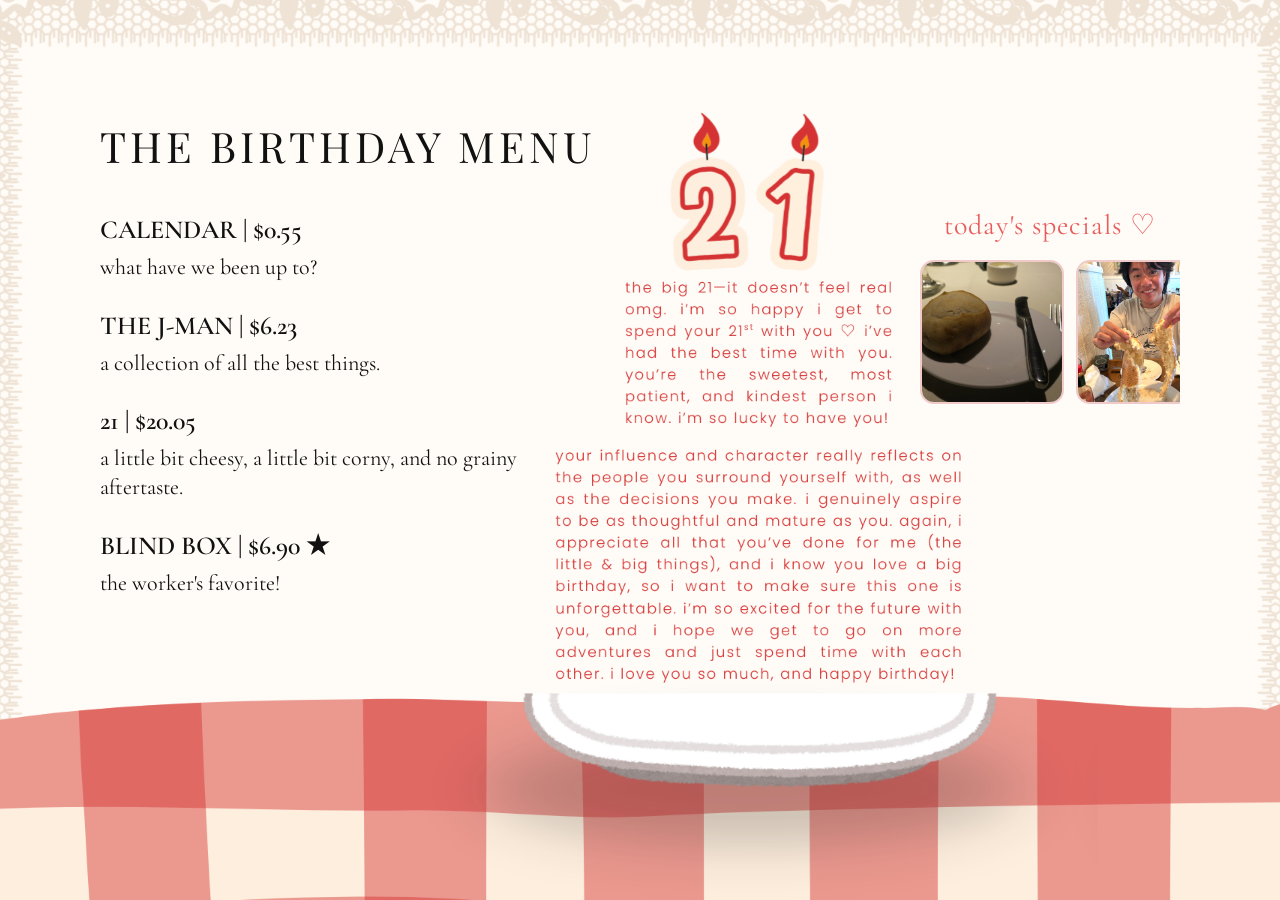
<file: index.html>
<!DOCTYPE html>
<html lang="en">

<head>
    <meta charset="UTF-8">
    <meta name="viewport" content="width=device-width, initial-scale=1.0">
    <title>the birthday menu</title>

    <link rel="preconnect" href="https://fonts.googleapis.com">
    <link rel="preconnect" href="https://fonts.gstatic.com" crossorigin>

    <link href="https://fonts.googleapis.com/css2?family=Playfair+Display:wght@400;700&family=Cormorant+Garamond:wght@400;500;600&family=Special+Elite&display=swap" rel="stylesheet">

    <link rel="stylesheet" href="style.css">
</head>

<body class="menu-page">

    <div class="menu">

        <h1>THE BIRTHDAY MENU</h1>

        <div class="menu-item">
            <a href="calendar.html">CALENDAR | $0.55</a>
            <p>what have we been up to?</p>
        </div>

        <div class="menu-item">
            <a href="jman.html">THE J-MAN | $6.23</a>
            <p>a collection of all the best things.</p>
        </div>

        <div class="menu-item">
            <a href="twenty-one.html">21 | $20.05</a>
            <p>a little bit cheesy, a little bit corny, and no grainy aftertaste.</p>
        </div>

        <div class="menu-item">
            <a href="blind-box.html">BLIND BOX | $6.90 ★</a>
            <p>the worker's favorite!</p>
        </div>

    </div>

</body>

</html>

<div class="specials-widget">

    <h3>today's specials ♡</h3>

    <div class="specials-slider">

        <img src="food1.png" alt="">
        <img src="food2.png" alt="">
        <img src="food3.png" alt="">
        <img src="food4.png" alt="">
        <img src="food5.png" alt="">
        <img src="food6.png" alt="">
        <img src="food7.png" alt="">
        <img src="food8.png" alt="">
        <img src="food9.png" alt="">

    </div>
</file>
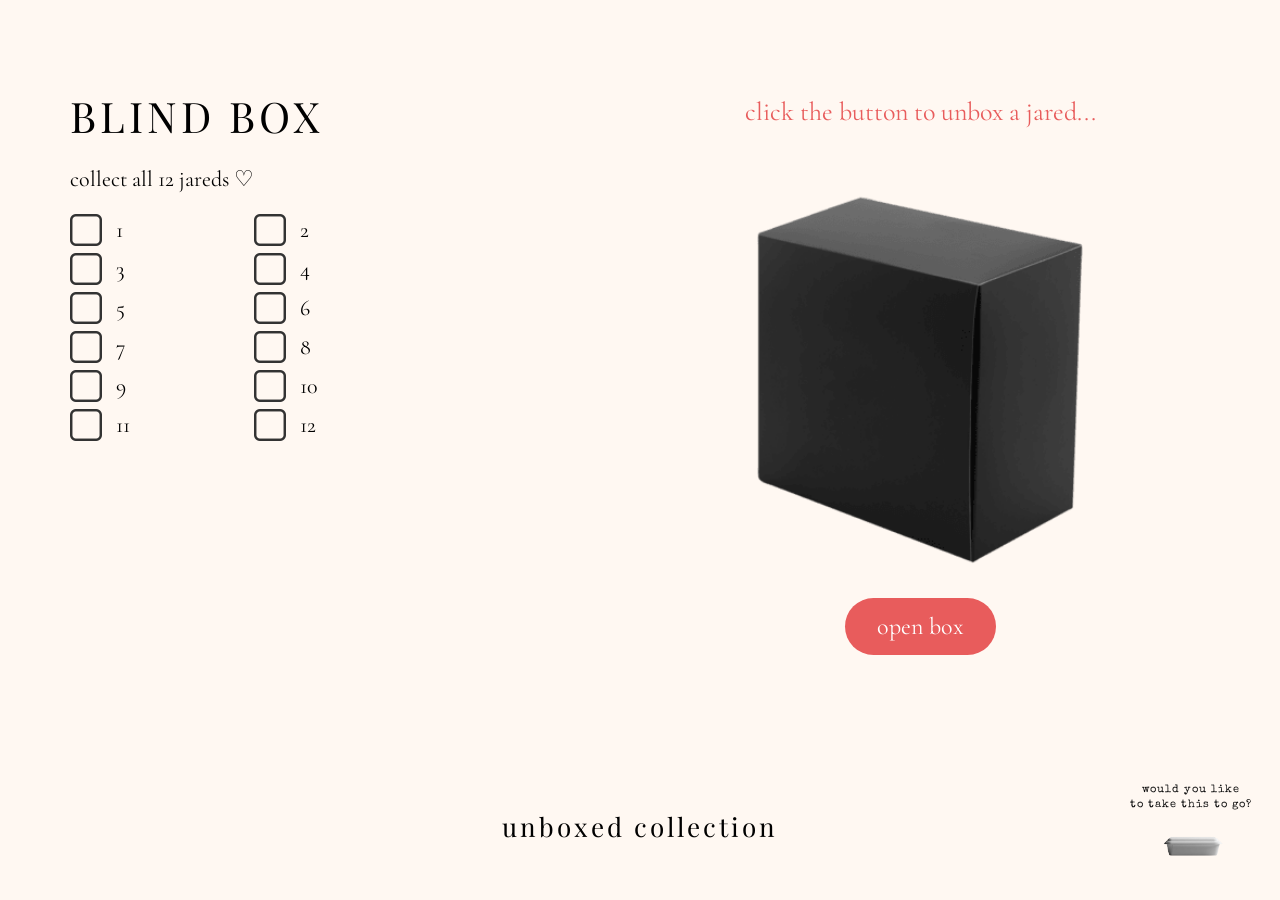
<file: blind-box.html>
<!DOCTYPE html>
<html lang="en">

<head>
    <meta charset="UTF-8">
    <meta name="viewport" content="width=device-width, initial-scale=1.0">
    <title>Blind Box</title>

    <link rel="preconnect" href="https://fonts.googleapis.com">
    <link rel="preconnect" href="https://fonts.gstatic.com" crossorigin>

    <link href="https://fonts.googleapis.com/css2?family=Playfair+Display:wght@400;700&family=Cormorant+Garamond:wght@400;500;600&family=Special+Elite&display=swap" rel="stylesheet">

    <link rel="stylesheet" href="style.css">
</head>

<body class="blind-page">

    <div class="checklist">
        <h1>BLIND BOX</h1>
        <p>collect all 12 jareds ♡</p>

        <div id="checkboxes"></div>
    </div>

    <div class="blind-stage">
        <p id="caption">click the button to unbox a jared...</p>

        <img id="mainBox" src="blind-box.png" alt="blind box">

        <button id="openButton">open box</button>
    </div>

    <div class="collection">
        <h2>unboxed collection</h2>
        <div id="collectionRow"></div>
    </div>

    <a href="index.html" class="takeout-box">
        <div class="takeout-text">
            would you like<br>
            to take this to go?
        </div>

        <img src="closed-box.png" class="closed-box" alt="closed takeout box">
        <img src="open-box.png" class="open-box" alt="open takeout box">
    </a>

    <script>
        const items = [
            { file: "crying-jared.png", caption: "crying jared unlocked!" },
            { file: "windswept-jared.png", caption: "windswept jared unlocked!" },
            { file: "wet-jared.png", caption: "wet jared unlocked!" },
            { file: "woke-jared.png", caption: "woke jared unlocked!" },
            { file: "polite-jared.png", caption: "polite jared unlocked!" },
            { file: "maia-jared.png", caption: "you found the rarest jared! congratulations. maia & jared set unlocked!", rare: true },
            { file: "dead-wife-jared.png", caption: "dead wife jared unlocked!" },
            { file: "itchy-jared.png", caption: "itchy jared unlocked!" },
            { file: "woodstock-jared.png", caption: "woodstock jared unlocked!" },
            { file: "aesthetic-jared.png", caption: "aesthetic jared unlocked!" },
            { file: "headshot-jared.png", caption: "headshot jared unlocked!" },
            { file: "sleepy-jared.png", caption: "sleepy jared unlocked!" }
        ];

        let remaining = [...items];
        let currentItem = null;

        const mainBox = document.getElementById("mainBox");
        const caption = document.getElementById("caption");
        const button = document.getElementById("openButton");
        const checkboxes = document.getElementById("checkboxes");
        const collectionRow = document.getElementById("collectionRow");

        items.forEach((item, index) => {
            const row = document.createElement("div");
            row.classList.add("check-row");

            row.innerHTML = `
                <img id="check-${index}" src="unchecked.png" alt="unchecked">
                <span>${index + 1}</span>
            `;

            checkboxes.appendChild(row);
        });

        button.addEventListener("click", () => {
            mainBox.removeAttribute("class");

            if (currentItem !== null) {
                addToCollection(currentItem);
                currentItem = null;
                mainBox.src = "blind-box.png";
                caption.textContent = "click the box to unbox another jared...";
            }

            if (remaining.length === 0) {
                caption.textContent = "you collected every jared ♡";
                button.textContent = "complete!";
                button.disabled = true;
                return;
            }

            mainBox.classList.add("shake");

            setTimeout(() => {
                const randomIndex = Math.floor(Math.random() * remaining.length);
                const chosen = remaining.splice(randomIndex, 1)[0];

                currentItem = chosen;

                mainBox.src = chosen.file;
                caption.textContent = chosen.caption;

                const originalIndex = items.findIndex(item => item.file === chosen.file);
                document.getElementById(`check-${originalIndex}`).src = "checked.png";

                mainBox.removeAttribute("class");

                if (chosen.rare) {
                    mainBox.classList.add("rare-item");
                } else {
                    mainBox.classList.add("revealed-item");
                }
            }, 650);
        });

        function addToCollection(item) {
            const img = document.createElement("img");
            img.src = item.file;
            img.alt = item.caption;
            img.classList.add("collection-img");

            if (item.rare) {
                img.classList.add("rare-small");
            }

            collectionRow.appendChild(img);
        }
    </script>

</body>

</html>
</file>
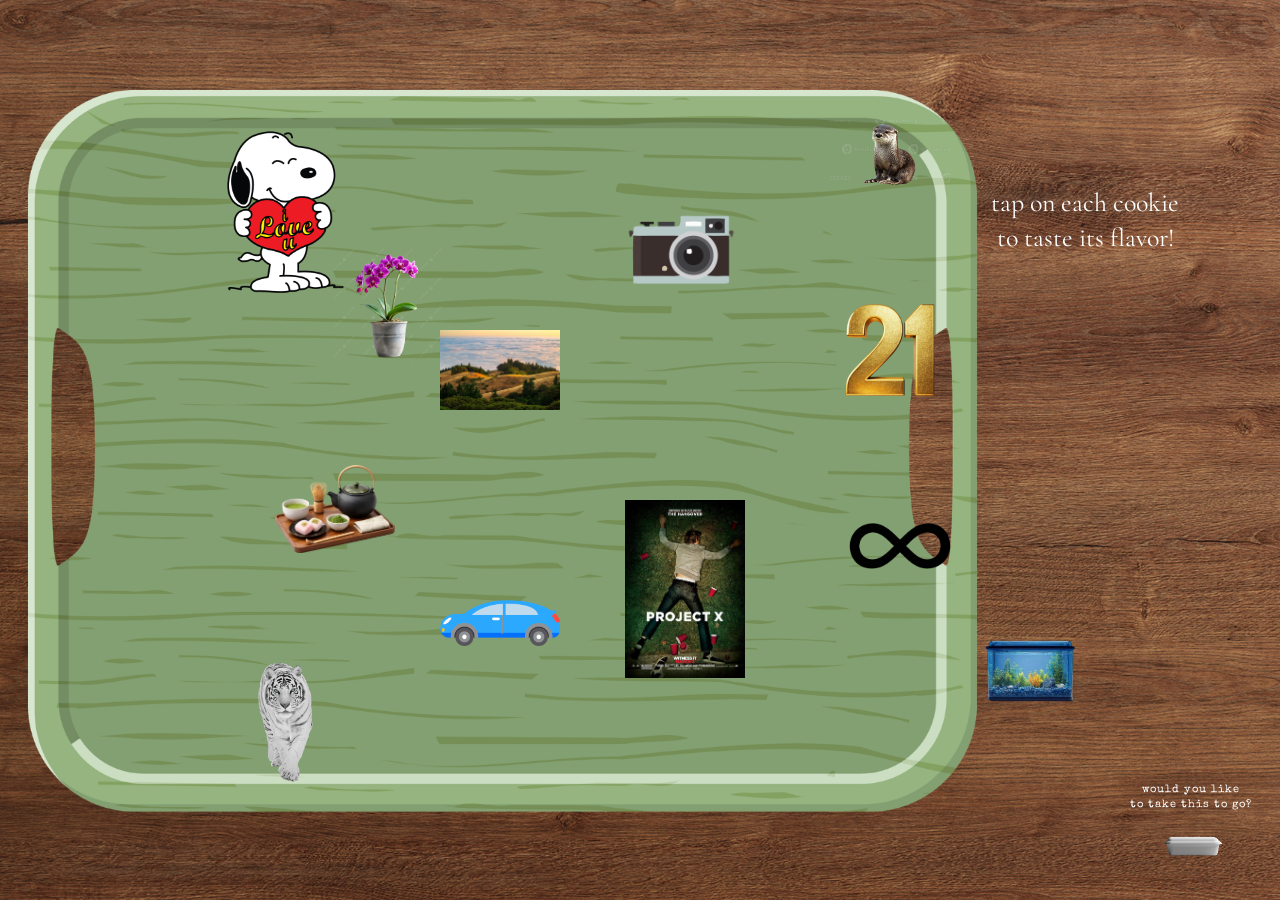
<file: calendar.html>
<!DOCTYPE html>
<html lang="en">

<head>
    <meta charset="UTF-8">
    <meta name="viewport" content="width=device-width, initial-scale=1.0">
    <title>Calendar</title>

    <link rel="preconnect" href="https://fonts.googleapis.com">
    <link rel="preconnect" href="https://fonts.gstatic.com" crossorigin>
    <link href="https://fonts.googleapis.com/css2?family=Playfair+Display:wght@400;700&family=Cormorant+Garamond:wght@400;500;600&family=Special+Elite&display=swap" rel="stylesheet">

    <link rel="stylesheet" href="style.css">
</head>

<body class="calendar-page">

    <div class="memory-text" id="memoryText">
        tap on each cookie<br>
        to taste its flavor!
    </div>

    <button class="cookie cookie-jan" onclick="showMemory('january')"><img src="january.png"></button>
    <button class="cookie cookie-feb" onclick="showMemory('feb')"><img src="feb.png"></button>
    <button class="cookie cookie-march" onclick="showMemory('march')"><img src="march.png"></button>
    <button class="cookie cookie-april" onclick="showMemory('april')"><img src="april.png"></button>
    <button class="cookie cookie-may" onclick="showMemory('may')"><img src="may.png"></button>
    <button class="cookie cookie-june" onclick="showMemory('june')"><img src="june.png"></button>
    <button class="cookie cookie-july" onclick="showMemory('july')"><img src="july.png"></button>
    <button class="cookie cookie-aug" onclick="showMemory('aug')"><img src="aug.png"></button>
    <button class="cookie cookie-sept" onclick="showMemory('sept')"><img src="sept.png"></button>
    <button class="cookie cookie-oct" onclick="showMemory('oct')"><img src="oct.png"></button>
    <button class="cookie cookie-nov" onclick="showMemory('nov')"><img src="nov.png"></button>
    <button class="cookie cookie-dec" onclick="showMemory('dec')"><img src="dec.png"></button>

    <a href="index.html" class="takeout-box calendar-takeout">
        <div class="takeout-text">
            would you like<br>
            to take this to go?
        </div>

        <img src="closed-box.png" class="closed-box" alt="closed takeout box">
        <img src="open-box.png" class="open-box" alt="open takeout box">
    </a>

    <script>
        const memories = {
            january: "i remember coming back from winter break in january and missing you so much. i was so happy to build a lego with you finally, and we got to eat great pizza! i was super excited for our future together.",
            feb: "it was valentine's day and our three month! despite being sick, you still showed up and did the work of driving us to and through sf, as well as to mt. tam. although it was gray outside and you were the worst you'd ever felt, i don't think any part of that weekend was ruined. i was so excited to give you our legos—and super touched when you cried, too. we still have to go to mt. tam together when it's sunny!",
            march: "we fought so bad i remember here at this zoo in march. later did we find out that it was a place of despair and doom. we should've known. i was so mad at you, but after we talked and cried at that table, we still managed to take every picture we didn't take that day and experience a lot more. just hanging out with you after, in your car at the beach, was so fun before having to leave for spring break.",
            april: "the japanese tea garden was something i'd wanted to do for a while, and i was glad to do it with you in april. the rain made the garden more beautiful, and i'll never forget dropping my clipper in the koi pond. thank you for getting that gardener for me.",
            may: "the big 831 trip in may! it was so fun seeing all the sights with you and getting to circle back to our first month's date. we managed to do everything we wanted to do and more. we got to see otters, too, even though they were so far away, and i remember we spent twenty minutes looking for that bench—with the sun setting quickly and a long drive ahead of us. i'm glad we found it in the end.",
            june: "your birthday month! i hope that this week is the best week of your life!!!!!",
            july: "bro i barely knew you during last july. i remember moore put you in my fam and i didn't even know you were on the team. well you weren't on the team but then ig he asked you to be. i remember i thought u were someone i wouldn't get along with that well but you integrated yourself so seamlessly, and i felt like for the first time i actually got to know you a little bit better.",
            aug: "this cookie is a car because one of the more notable things that happened last september between you and i was otherside retreat, wherein we both left earlier and that three hour car ride was completely silent. i needed to pee so bad, and i remember i was coming down with some sort of flu, too. thanks for driving me home.",
            sept: "things really started to pick up in september when we went to the 2hollis concert. i think i had a midterm that week, too, but we still went. at the time, i didn't think we'd get so close, but i had a lot of fun! i also remember you saying you didn't like taco bell that much, yet you still went afterwards. labubus also formed around this time, too.",
            oct: "project afx in october... it really speaks for itself. i think that this was when we started working together a lot more. even outside of project afx, planning the labubu socials with you made me nostalgic for my times with yvonne. i didn't think i'd meet anyone who'd make me feel that way again! you were super collaborative, brimming with ideas, and brought me the support i needed to make it through that month.",
            nov: "everything happened this month bro. (as u know) my favorite date at the snoopy museum, with the fright fest following right after. it was a lot of driving on you, but that day was one of the best ones in my life. i'm not sure how you managed to be at both the worst and the best days of my life, but that's just your duality, i guess. we also started dating during this month, too, and i wanted to be private soooo bad... i'm not sure what happened.",
            dec: "our first month anniversary at the monterey bay aquarium was a great way to segue into winter break. it was so much fun. it was a long, long break, with time zones and distance and everything, and i really missed you throughout it all."
        };

        function showMemory(month) {
            const memoryText = document.getElementById("memoryText");
            memoryText.textContent = memories[month];
            memoryText.classList.remove("memory-pop");
            void memoryText.offsetWidth;
            memoryText.classList.add("memory-pop");
        }
    </script>

</body>

</html>
</file>
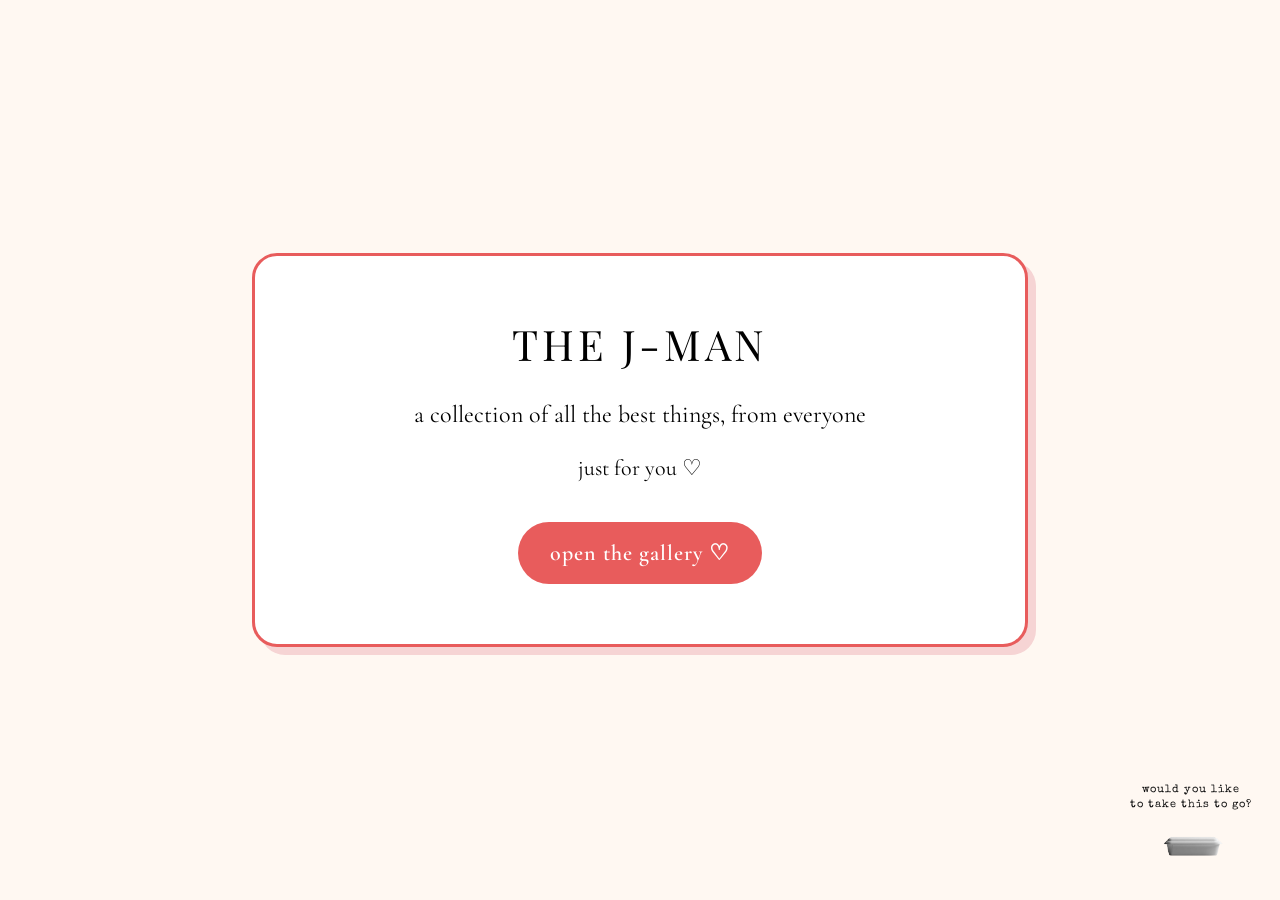
<file: jman.html>
<!DOCTYPE html>
<html lang="en">

<head>
    <meta charset="UTF-8">
    <meta name="viewport" content="width=device-width, initial-scale=1.0">
    <title>The J-Man</title>

    <link rel="preconnect" href="https://fonts.googleapis.com">
    <link rel="preconnect" href="https://fonts.gstatic.com" crossorigin>

    <link href="https://fonts.googleapis.com/css2?family=Playfair+Display:wght@400;700&family=Cormorant+Garamond:wght@400;500;600&family=Special+Elite&display=swap" rel="stylesheet">

    <link rel="stylesheet" href="style.css">
</head>

<body class="jman-page">

    <div class="gallery-card">

        <h1>THE J-MAN</h1>

        <p class="subtitle">
            a collection of all the best things, from everyone
        </p>

        <p class="description">
            just for you ♡
        </p>

        <a
            class="drive-button"
            href="https://drive.google.com/drive/folders/1BLMKA4PKicnWKcfjkyjquBhQnHtDPTZZZM-yNelFroK5cQOr9uGZrEknNATgdF2OmgY8cG_Q?usp=sharing"
            target="_blank">

            open the gallery ♡

        </a>

    </div>

    <a href="index.html" class="takeout-box">

        <div class="takeout-text">
            would you like<br>
            to take this to go?
        </div>

        <img src="closed-box.png" class="closed-box" alt="closed takeout box">
        <img src="open-box.png" class="open-box" alt="open takeout box">

    </a>

</body>

</html>
</file>
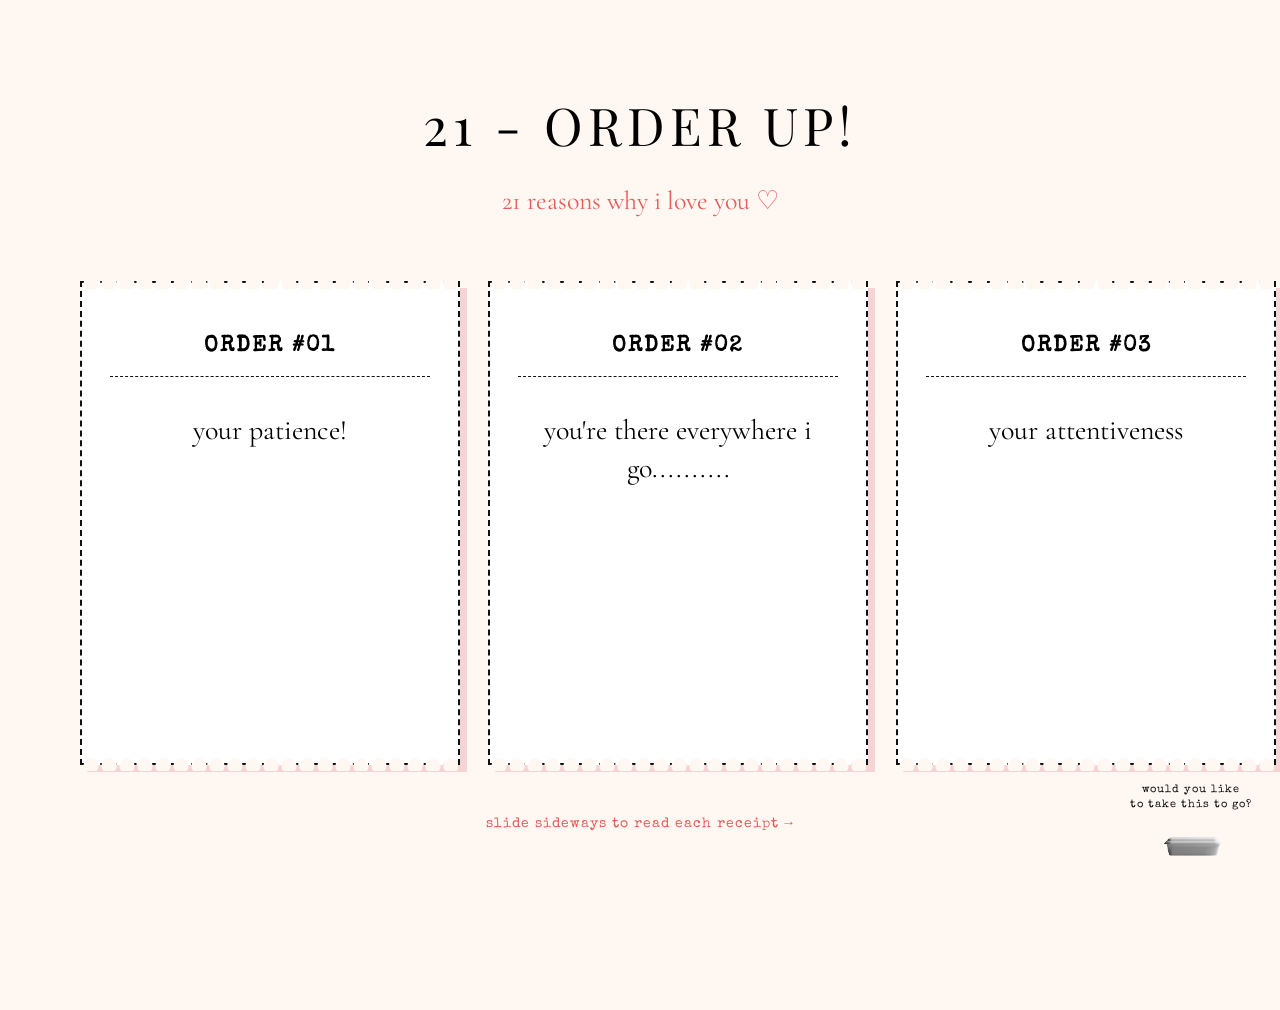
<file: twenty-one.html>
<!DOCTYPE html>
<html lang="en">

<head>
    <meta charset="UTF-8">
    <meta name="viewport" content="width=device-width, initial-scale=1.0">
    <title>21 - Order Up!</title>

    <link rel="preconnect" href="https://fonts.googleapis.com">
    <link rel="preconnect" href="https://fonts.gstatic.com" crossorigin>

    <link href="https://fonts.googleapis.com/css2?family=Playfair+Display:wght@400;700&family=Cormorant+Garamond:wght@400;500;600&family=Special+Elite&display=swap" rel="stylesheet">

    <link rel="stylesheet" href="style.css">
</head>

<body class="reasons-page">

    <h1>21 - ORDER UP!</h1>
    <p class="reasons-subtitle">21 reasons why i love you ♡</p>

    <div class="receipt-slider">

        <div class="receipt">
            <h2>ORDER #01</h2>
            <p>your patience!</p>
        </div>

        <div class="receipt">
            <h2>ORDER #02</h2>
            <p>you're there everywhere i go..........</p>
        </div>

        <div class="receipt">
            <h2>ORDER #03</h2>
            <p>your attentiveness</p>
        </div>

        <div class="receipt">
            <h2>ORDER #04</h2>
            <p>your humor (wbk)</p>
        </div>

        <div class="receipt">
            <h2>ORDER #05</h2>
            <p>your communication</p>
        </div>

        <div class="receipt">
            <h2>ORDER #06</h2>
            <p>you always try to help me when i ask</p>
        </div>

        <div class="receipt">
            <h2>ORDER #07</h2>
            <p>the animal noises you make when you're happy</p>
        </div>

        <div class="receipt">
            <h2>ORDER #08</h2>
            <p>you're so affectionate</p>
        </div>

        <div class="receipt">
            <h2>ORDER #09</h2>
            <p>i like the letters you write me (:</p>
        </div>

        <div class="receipt">
            <h2>ORDER #10</h2>
            <p>your support! you always hear me out when i'm stressed or sad</p>
        </div>

        <div class="receipt">
            <h2>ORDER #11</h2>
            <p>the way you tell your stories</p>
        </div>

        <div class="receipt">
            <h2>ORDER #12</h2>
            <p>how kind you are</p>
        </div>

        <div class="receipt">
            <h2>ORDER #13</h2>
            <p>your adaptability</p>
        </div>

        <div class="receipt">
            <h2>ORDER #14</h2>
            <p>your univergers shirt</p>
        </div>

        <div class="receipt">
            <h2>ORDER #15</h2>
            <p>the way you always reassure me</p>
        </div>

        <div class="receipt">
            <h2>ORDER #16</h2>
            <p>the way you smile like an otter</p>
        </div>

        <div class="receipt">
            <h2>ORDER #17</h2>
            <p>you always take pictures of meeee</p>
        </div>

        <div class="receipt">
            <h2>ORDER #18</h2>
            <p>you get so animated when you talk about the things you like</p>
        </div>

        <div class="receipt">
            <h2>ORDER #19</h2>
            <p>the good food u take me to eat</p>
        </div>

        <div class="receipt">
            <h2>ORDER #20</h2>
            <p>you love me</p>
        </div>

        <div class="receipt">
            <h2>ORDER #21</h2>
            <p>our conversations, no matter where we are</p>
        </div>

    </div>

    <p class="slide-note">slide sideways to read each receipt →</p>

    <a href="index.html" class="takeout-box">
        <div class="takeout-text">
            would you like<br>
            to take this to go?
        </div>

        <img src="closed-box.png" class="closed-box" alt="closed takeout box">
        <img src="open-box.png" class="open-box" alt="open takeout box">
    </a>

</body>

</html>
</file>
<file: style.css>
/* ---------- GENERAL ---------- */

body {
    margin: 0;
}


/* ---------- MENU / HOME PAGE ---------- */

.menu-page {
    height: 100vh;

    background-image: url("menu-background.png");
    background-size: cover;
    background-position: center;
    background-repeat: no-repeat;
}

.menu {
    position: absolute;

    top: 90px;
    left: 100px;

    width: 500px;
}

.menu h1 {
    font-family: "Playfair Display", serif;

    font-size: 42px;
    font-weight: normal;
    letter-spacing: 4px;

    margin-bottom: 40px;

    color: #111111;
}

.menu-item {
    margin-bottom: 28px;

    transition: all 0.25s ease;
}

.menu-item:hover {
    transform: translateX(10px);
    cursor: pointer;
}

.menu-item a {
    display: block;

    font-family: "Cormorant Garamond", serif;

    text-decoration: none;
    color: #111111;

    font-size: 26px;
    font-weight: 600;

    transition: all 0.25s ease;
}

.menu-item p {
    margin-top: 8px;

    font-family: "Cormorant Garamond", serif;

    font-size: 22px;
    line-height: 1.3;

    color: #111111;

    transition: all 0.25s ease;
}

.menu-item:hover a,
.menu-item:hover p {
    color: #e85c5c;
}


/* ---------- J-MAN PAGE ---------- */

.jman-page {
    min-height: 100vh;

    background: #fff8f2;

    display: flex;
    justify-content: center;
    align-items: center;

    font-family: "Cormorant Garamond", serif;
}

.gallery-card {
    background: white;

    width: 650px;
    max-width: 80%;

    padding: 60px;

    border: 3px solid #e85c5c;
    border-radius: 25px;

    text-align: center;

    box-shadow: 8px 8px 0px #f6d4d4;
}

.gallery-card h1 {
    margin-top: 0;

    font-family: "Playfair Display", serif;

    font-size: 42px;
    font-weight: normal;
    letter-spacing: 4px;
}

.subtitle {
    font-size: 24px;
    margin-bottom: 10px;
}

.description {
    font-size: 22px;
    line-height: 1.6;
    margin-bottom: 35px;
}

.drive-button {
    display: inline-block;

    padding: 18px 32px;

    background: #e85c5c;
    color: white;

    text-decoration: none;

    border-radius: 40px;

    font-family: "Cormorant Garamond", serif;
    font-size: 22px;
    font-weight: 600;
    letter-spacing: 1px;

    transition: all 0.25s ease;
}

.drive-button:hover {
    transform: translateY(-6px);
    background: #d94747;
}


/* ---------- TAKEOUT BOX ---------- */

.takeout-box {
    position: fixed;

    bottom: 28px;
    right: 28px;

    text-decoration: none;

    display: flex;
    flex-direction: column;
    align-items: center;

    transition: all 0.25s ease;
}

.takeout-box:hover {
    transform: translateY(-8px);
}

.takeout-text {
    font-family: "Special Elite", monospace;

    font-size: 11px;
    letter-spacing: 1px;
    line-height: 1.3;

    color: #111111;

    text-align: center;

    margin-bottom: 8px;

    transition: color 0.25s ease;
}

.takeout-box:hover .takeout-text {
    color: #e85c5c;
}

.closed-box,
.open-box {
    width: 75px;
}

.open-box {
    display: none;
}

.takeout-box:hover .closed-box {
    display: none;
}

.takeout-box:hover .open-box {
    display: block;
}
/* ---------- BLIND BOX PAGE ---------- */

.blind-page {
    min-height: 100vh;
    background: #fff8f2;
    font-family: "Cormorant Garamond", serif;
    position: relative;
    overflow-x: hidden;
}

/* checklist */

.checklist {
    position: absolute;
    top: 60px;
    left: 70px;
    width: 380px;
}

.checklist h1 {
    font-family: "Playfair Display", serif;
    font-size: 42px;
    font-weight: normal;
    letter-spacing: 4px;
    margin-bottom: 10px;
}

.checklist p {
    font-size: 22px;
    margin-bottom: 22px;
}

#checkboxes {
    display: grid;
    grid-template-columns: 1fr 1fr;
    column-gap: 48px;
    row-gap: 7px;
    width: 320px;
}

.check-row {
    display: flex;
    align-items: center;
    gap: 14px;
    font-size: 22px;
}

.check-row img {
    width: 32px;
}

/* main box area */

.blind-stage {
    position: absolute;
    top: 70px;
    right: 100px;
    width: 520px;
    text-align: center;
}

#caption {
    font-size: 26px;
    min-height: 75px;
    margin-bottom: 20px;
    color: #e85c5c;
}

#mainBox {
    width: 380px;
    max-height: 430px;
    object-fit: contain;
    transition: all 0.3s ease;
}

#openButton {
    display: block;
    margin: 22px auto 0;
    padding: 14px 32px;
    background: #e85c5c;
    color: white;
    border: none;
    border-radius: 40px;
    font-family: "Cormorant Garamond", serif;
    font-size: 24px;
    cursor: pointer;
    transition: all 0.25s ease;
}

#openButton:hover {
    transform: translateY(-5px);
    background: #d94747;
}

#openButton:disabled {
    opacity: 0.6;
    cursor: default;
}

/* collection */

.collection {
    position: absolute;
    left: 50%;
    transform: translateX(-50%);
    bottom: 38px;
    width: 78%;
    text-align: center;
}

.collection h2 {
    font-family: "Playfair Display", serif;
    font-weight: normal;
    letter-spacing: 3px;
    font-size: 26px;
    margin-bottom: 18px;
}

#collectionRow {
    display: flex;
    justify-content: center;
    gap: 12px;
    align-items: center;
    flex-wrap: wrap;
}

.collection-img {
    width: 74px;
    height: 74px;
    object-fit: contain;
    background: white;
    border: 2px solid #e85c5c;
    border-radius: 16px;
    padding: 7px;
    animation: popIn 0.3s ease;
}

/* animations */

.shake {
    animation: shakeBox 0.65s ease;
}

.revealed-item {
    animation: popIn 0.4s ease;
}

.rare-item {
    animation: rareGlow 1.1s ease infinite alternate;
}

.rare-small {
    animation: rareGlowSmall 1s ease infinite alternate;
}

@keyframes shakeBox {
    0% { transform: scale(1.05) rotate(0deg); }
    15% { transform: scale(1.12) rotate(-8deg); }
    30% { transform: scale(1.12) rotate(8deg); }
    45% { transform: scale(1.12) rotate(-8deg); }
    60% { transform: scale(1.12) rotate(8deg); }
    75% { transform: scale(1.08) rotate(-4deg); }
    100% { transform: scale(1) rotate(0deg); }
}

@keyframes popIn {
    0% {
        transform: scale(0.5);
        opacity: 0;
    }

    100% {
        transform: scale(1);
        opacity: 1;
    }
}

@keyframes rareGlow {
    0% {
        transform: scale(1) rotate(-2deg);
        filter: drop-shadow(0 0 6px #e85c5c);
    }

    100% {
        transform: scale(1.1) rotate(2deg);
        filter: drop-shadow(0 0 28px #ffb3c1);
    }
}

@keyframes rareGlowSmall {
    0% {
        transform: scale(1);
        filter: drop-shadow(0 0 5px #e85c5c);
    }

    100% {
        transform: scale(1.08);
        filter: drop-shadow(0 0 15px #ffb3c1);
    }
}

/* ---------- 21 REASONS PAGE ---------- */

.reasons-page {
    min-height: 100vh;
    background: #fff8f2;
    font-family: "Cormorant Garamond", serif;
    text-align: center;
    overflow-x: hidden;
    padding: 55px 0;
}

.reasons-page h1 {
    font-family: "Playfair Display", serif;
    font-size: 52px;
    font-weight: normal;
    letter-spacing: 5px;
    margin-bottom: 8px;
}

.reasons-subtitle {
    font-size: 26px;
    color: #e85c5c;
    margin-bottom: 45px;
}

.receipt-slider {
    display: flex;
    gap: 28px;

    overflow-x: auto;
    scroll-snap-type: x mandatory;

    padding: 20px 80px 35px;

    cursor: grab;
}

.receipt-slider:active {
    cursor: grabbing;
}

.receipt {
    flex: 0 0 320px;
    min-height: 410px;

    background: white;

    padding: 35px 28px;

    border: 2px dashed #111111;

    box-shadow: 7px 7px 0px #f6d4d4;

    scroll-snap-align: center;

    position: relative;
}

.receipt::before,
.receipt::after {
    content: "";

    position: absolute;
    left: 0;

    width: 100%;
    height: 14px;

    background-image: radial-gradient(circle, #fff8f2 7px, transparent 8px);
    background-size: 18px 18px;
}

.receipt::before {
    top: -8px;
}

.receipt::after {
    bottom: -8px;
}

.receipt h2 {
    font-family: "Special Elite", monospace;
    font-size: 22px;
    letter-spacing: 2px;

    border-bottom: 1px dashed #111111;

    padding-bottom: 18px;
    margin-bottom: 35px;
}

.receipt p {
    font-family: "Cormorant Garamond", serif;
    font-size: 28px;
    line-height: 1.35;
}

.slide-note {
    font-family: "Special Elite", monospace;
    font-size: 14px;
    letter-spacing: 1px;
    color: #e85c5c;
    margin-top: 15px;
}
/* ---------- CALENDAR / COOKIE PAGE ---------- */

.calendar-page {
    min-height: 100vh;
    background-image: url("calendar-background.png");
    background-size: cover;
    background-position: center;
    background-repeat: no-repeat;
    position: relative;
    overflow: hidden;
    font-family: "Cormorant Garamond", serif;
}

.cookie {
    position: absolute;
    background: none;
    border: none;
    padding: 0;
    cursor: pointer;
    transition: all 0.25s ease;
}

.cookie:hover {
    transform: scale(1.13) rotate(3deg);
}

.cookie img {
    width: 120px;
    height: auto;
    display: block;
}

/* cookie placements moved onto tray */

.cookie-jan {
    top: 245px;
    left: 330px;
}

.cookie-feb {
    top: 330px;
    left: 440px;
}

.cookie-march {
    top: 190px;
    left: 620px;
}

.cookie-april {
    top: 465px;
    left: 275px;
}

.cookie-may {
    top: 120px;
    left: 830px;
}

.cookie-june {
    top: 290px;
    left: 830px;
}

.cookie-july {
    top: 510px;
    left: 840px;
}

.cookie-aug {
    top: 600px;
    left: 440px;
}

.cookie-sept {
    top: 650px;
    left: 225px;
}

.cookie-oct {
    top: 500px;
    left: 625px;
}

.cookie-nov {
    top: 100px;
    left: 225px;
}

.cookie-dec {
    top: 610px;
    left: 970px;
}

/* memory text moved right */

.memory-text {
    position: absolute;
    top: 185px;
    right: 35px;
    width: 320px;
    max-height: 560px;
    overflow-y: auto;

    font-family: "Cormorant Garamond", serif;
    font-size: 26px;
    line-height: 1.35;

    color: white;
    text-align: center;
}

.memory-pop {
    animation: memoryPop 0.35s ease;
}

@keyframes memoryPop {
    0% {
        transform: scale(0.95);
        opacity: 0.4;
    }

    100% {
        transform: scale(1);
        opacity: 1;
    }
}

/* calendar-specific takeout text */

.calendar-takeout .takeout-text {
    color: white;
}

.calendar-takeout:hover .takeout-text {
    color: #fff0f0;
}
/* ---------- TODAY'S SPECIALS ---------- */

.specials-widget {
    position: absolute;

    top: 180px;
    right: 100px;

    width: 260px;

    text-align: center;
}

.specials-widget h3 {
    font-family: "Cormorant Garamond", serif;

    font-size: 28px;
    font-weight: normal;

    color: #e85c5c;

    margin-bottom: 18px;

    letter-spacing: 1px;
}

.specials-slider {
    display: flex;

    gap: 12px;

    overflow-x: auto;

    scroll-behavior: smooth;

    padding-bottom: 12px;
}

.specials-slider::-webkit-scrollbar {
    height: 8px;
}

.specials-slider::-webkit-scrollbar-thumb {
    background: #e8a4a4;
    border-radius: 10px;
}

.specials-slider img {
    width: 140px;

    height: 140px;

    object-fit: cover;

    flex-shrink: 0;

    border-radius: 14px;

    border: 2px solid #f0c9c9;

    transition: 0.25s ease;
}

.specials-slider img:hover {
    transform: scale(1.05);
}
</file>
